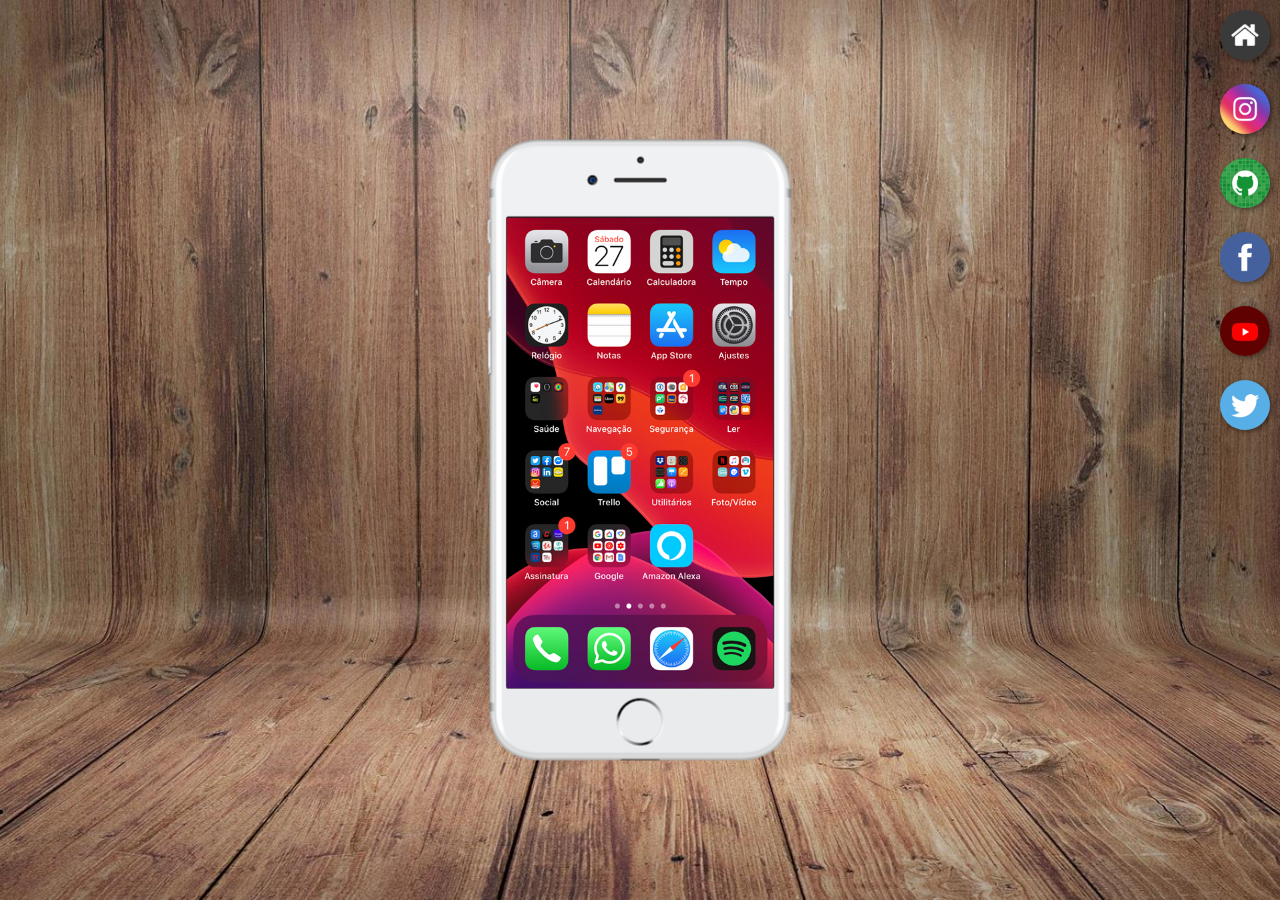
<file: index.html>
<!DOCTYPE html>
<html lang="pt-br">
<head>
    <meta charset="UTF-8">
    <meta name="viewport" content="width=device-width, initial-scale=1.0">
    <title>Project Floriano</title>
    <link rel="stylesheet" href="estilos/style.css">
</head>
<body>
    <main>
        <section id="telefone">
           <iframe src="home.html" name="tela" id="tela" frameborder="0"></iframe>
        </section>
        <section id="redes-sociais">
            <a href="home.html" target="tela"><img src="imagens/logo-home.jpg" alt="Home"></a><br>
            <a href="instagram.html" target="tela"><img src="imagens/logo-instagram.jpg" alt="Instagram"></a><br>
            <a href="github.html" target="tela"><img src="imagens/logo-github.jpg" alt="GitHub"></a><br>
            <a href="facebook.html" target="tela"><img src="imagens/logo-facebook.jpg" alt="Facebook"></a><br>
            <a href="youtube.html" target="tela"><img src="imagens/logo-youtube.jpg" alt="YouTube"></a><br>
            <a href="#" target="tela"><img src="imagens/logo-twitter.jpg" alt="Twitter"></a>

        </section>
    </main>
</body>
</html>
</file>
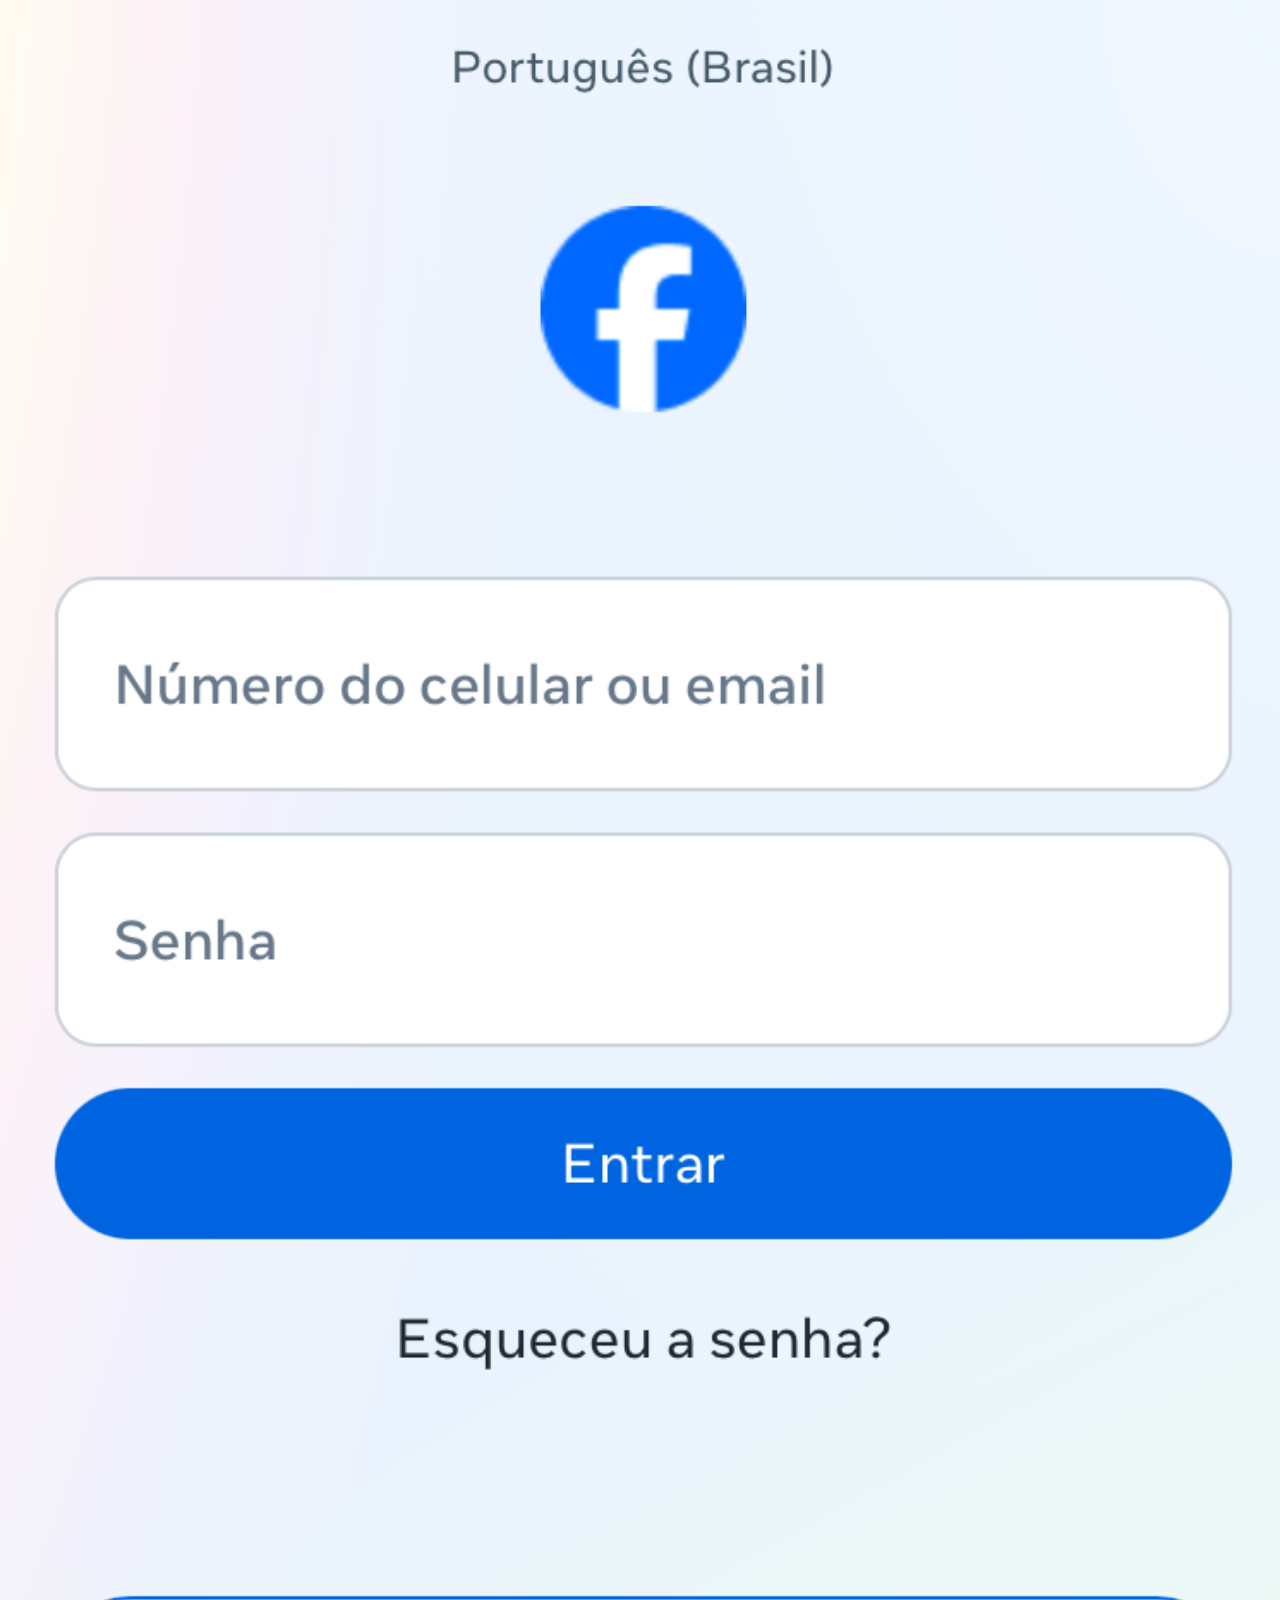
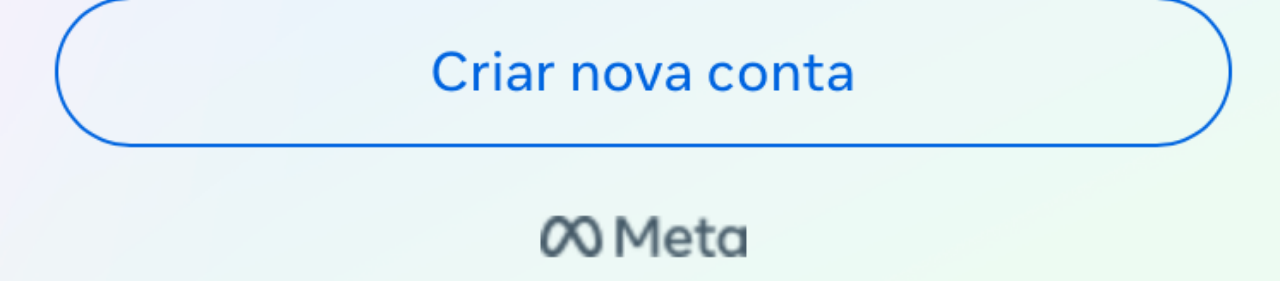
<file: facebook.html>
<!DOCTYPE html>
<html lang=pt-br>
<head>
    <meta charset="UTF-8">
    <meta name="viewport" content="width=device-width, initial-scale=1.0">
    <title>Facebook</title>
    <link rel="stylesheet" href="estilos/social.css">
</head>
<body>
    <img src="imagens/telafacebook.PNG" alt="Facebook">
</body>
</html>
</file>
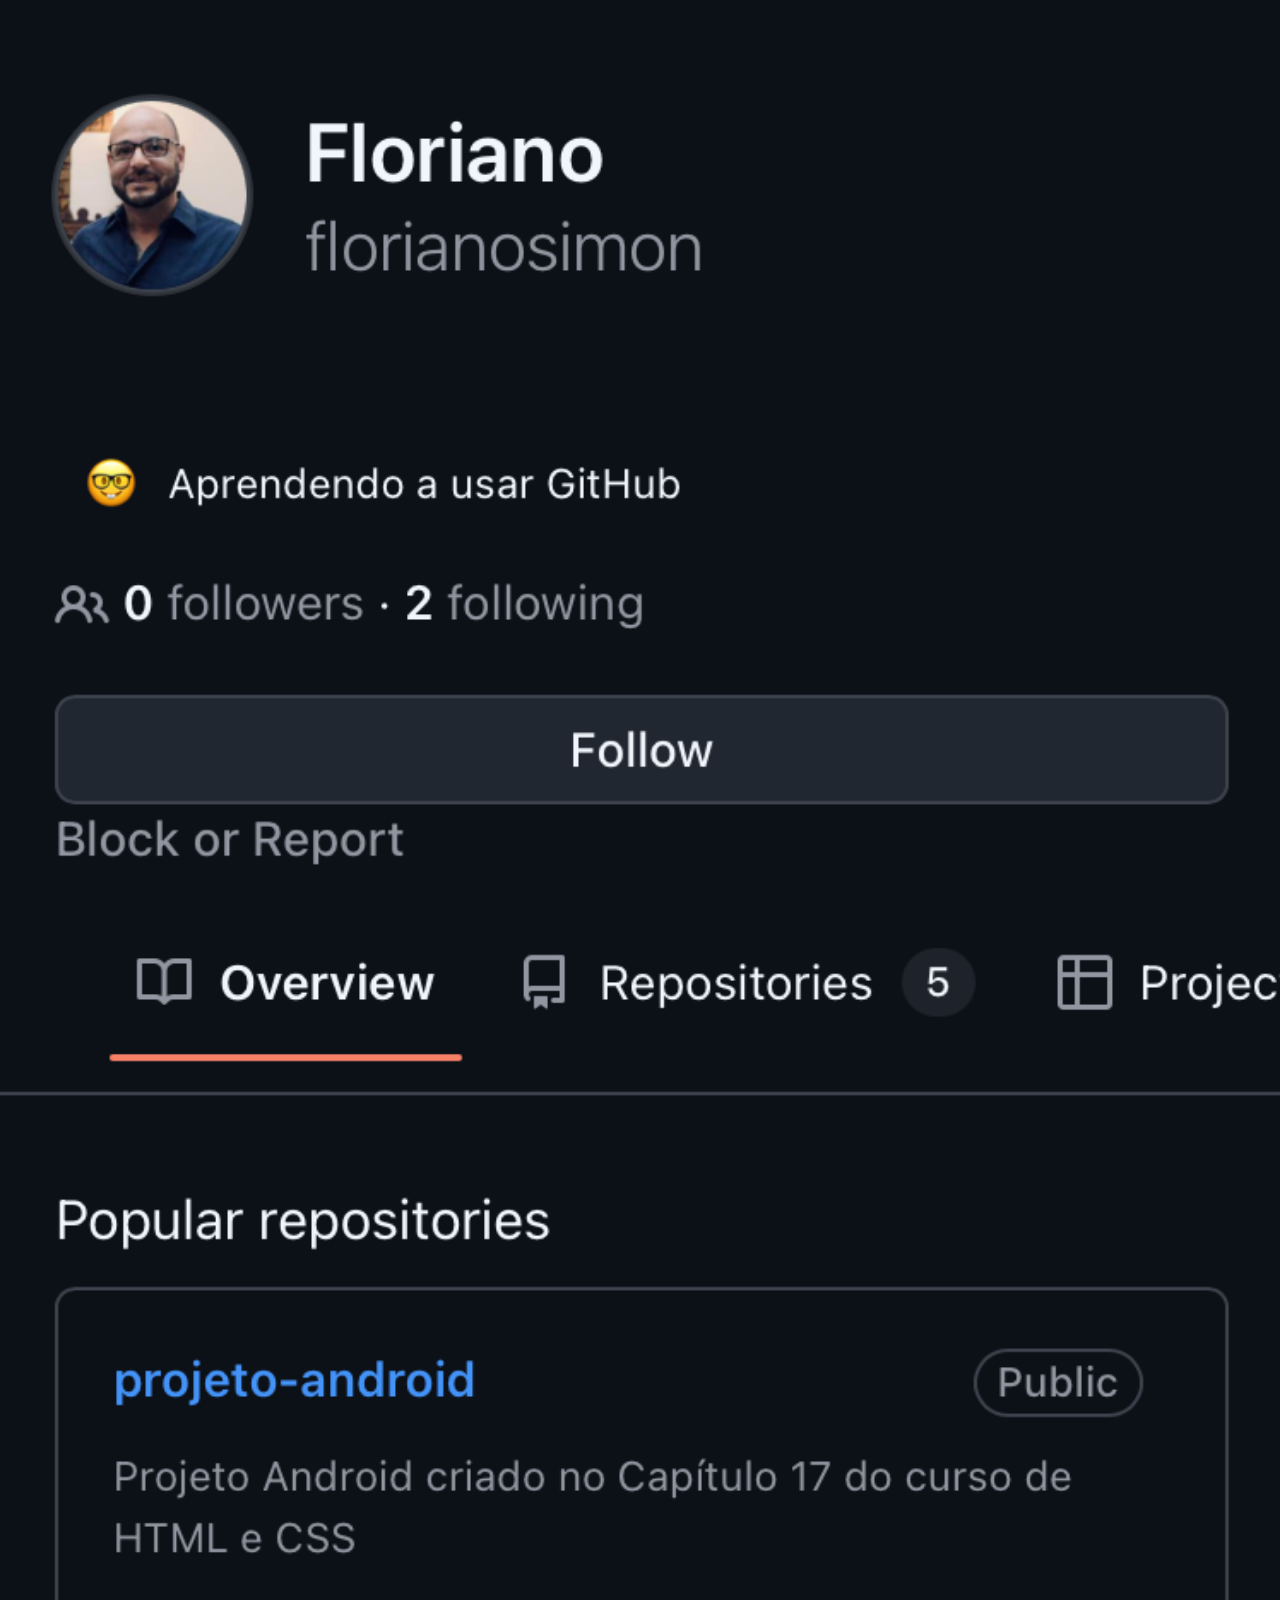
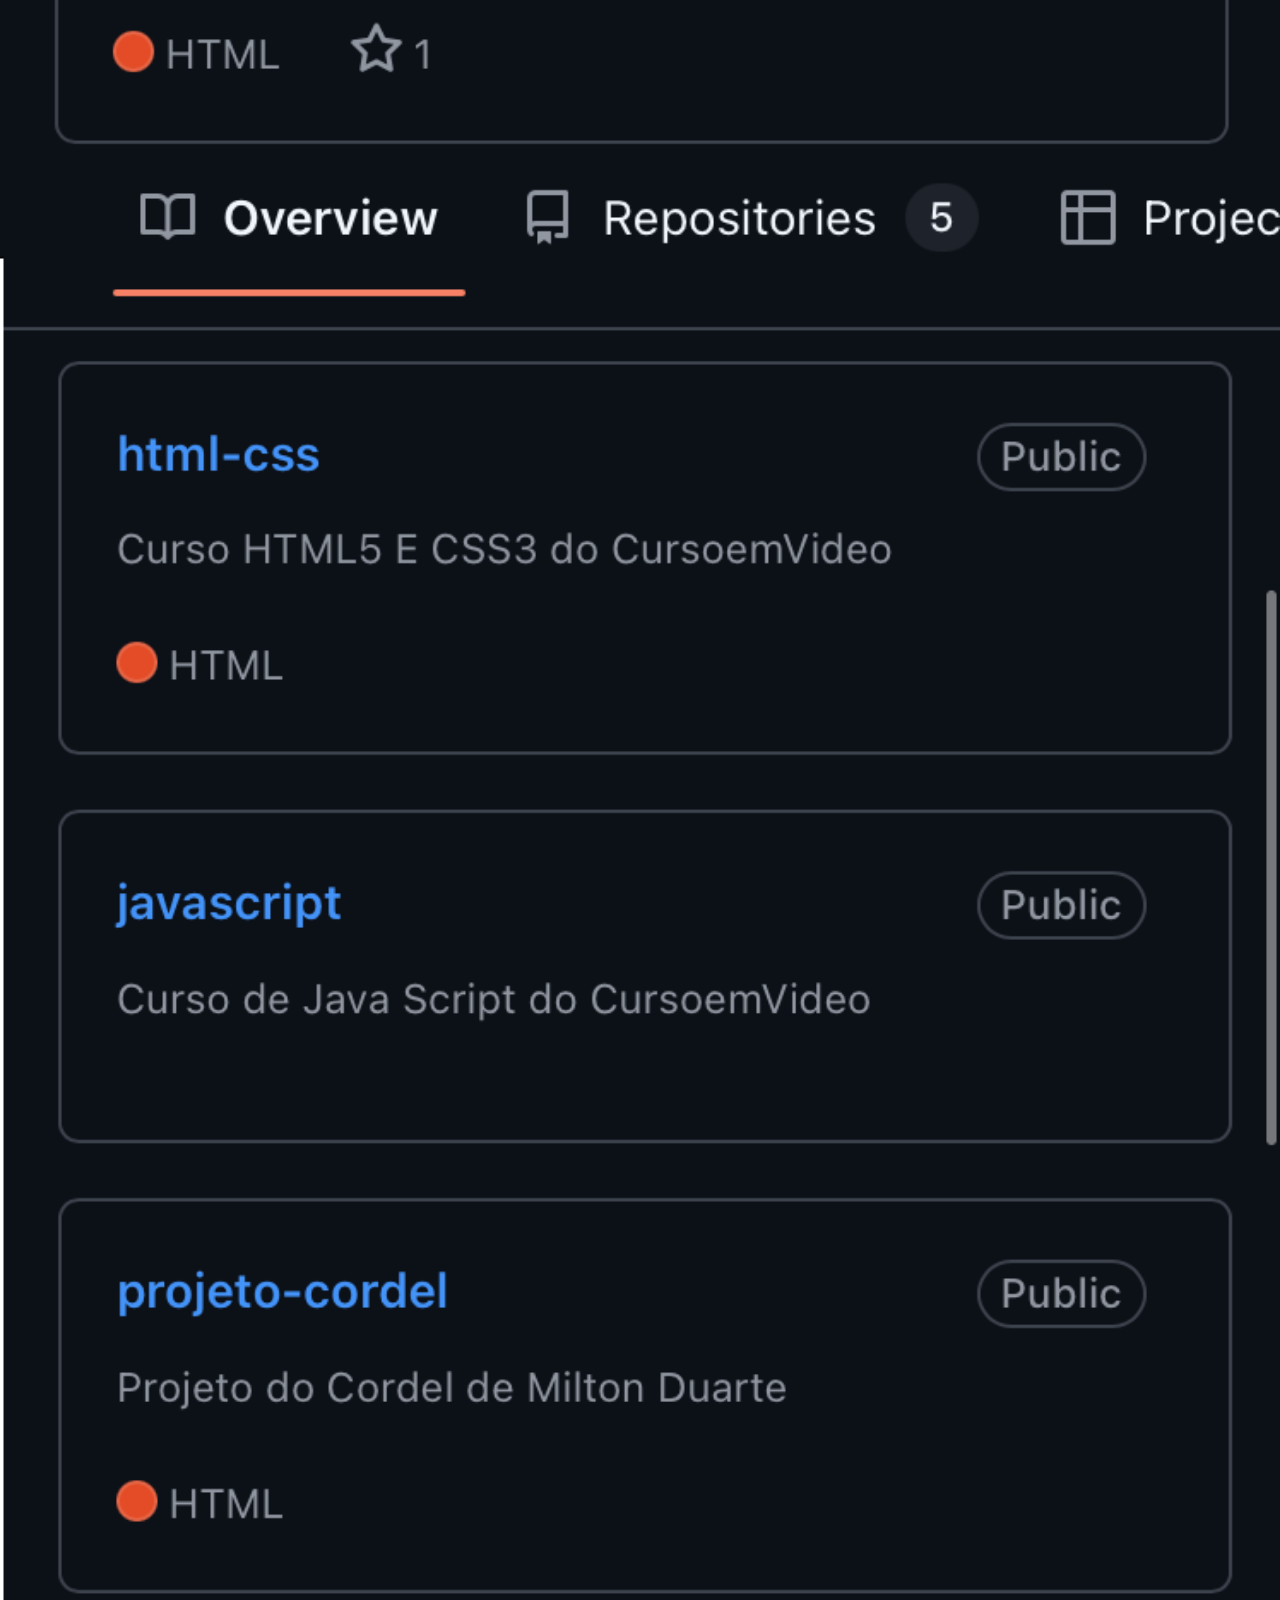
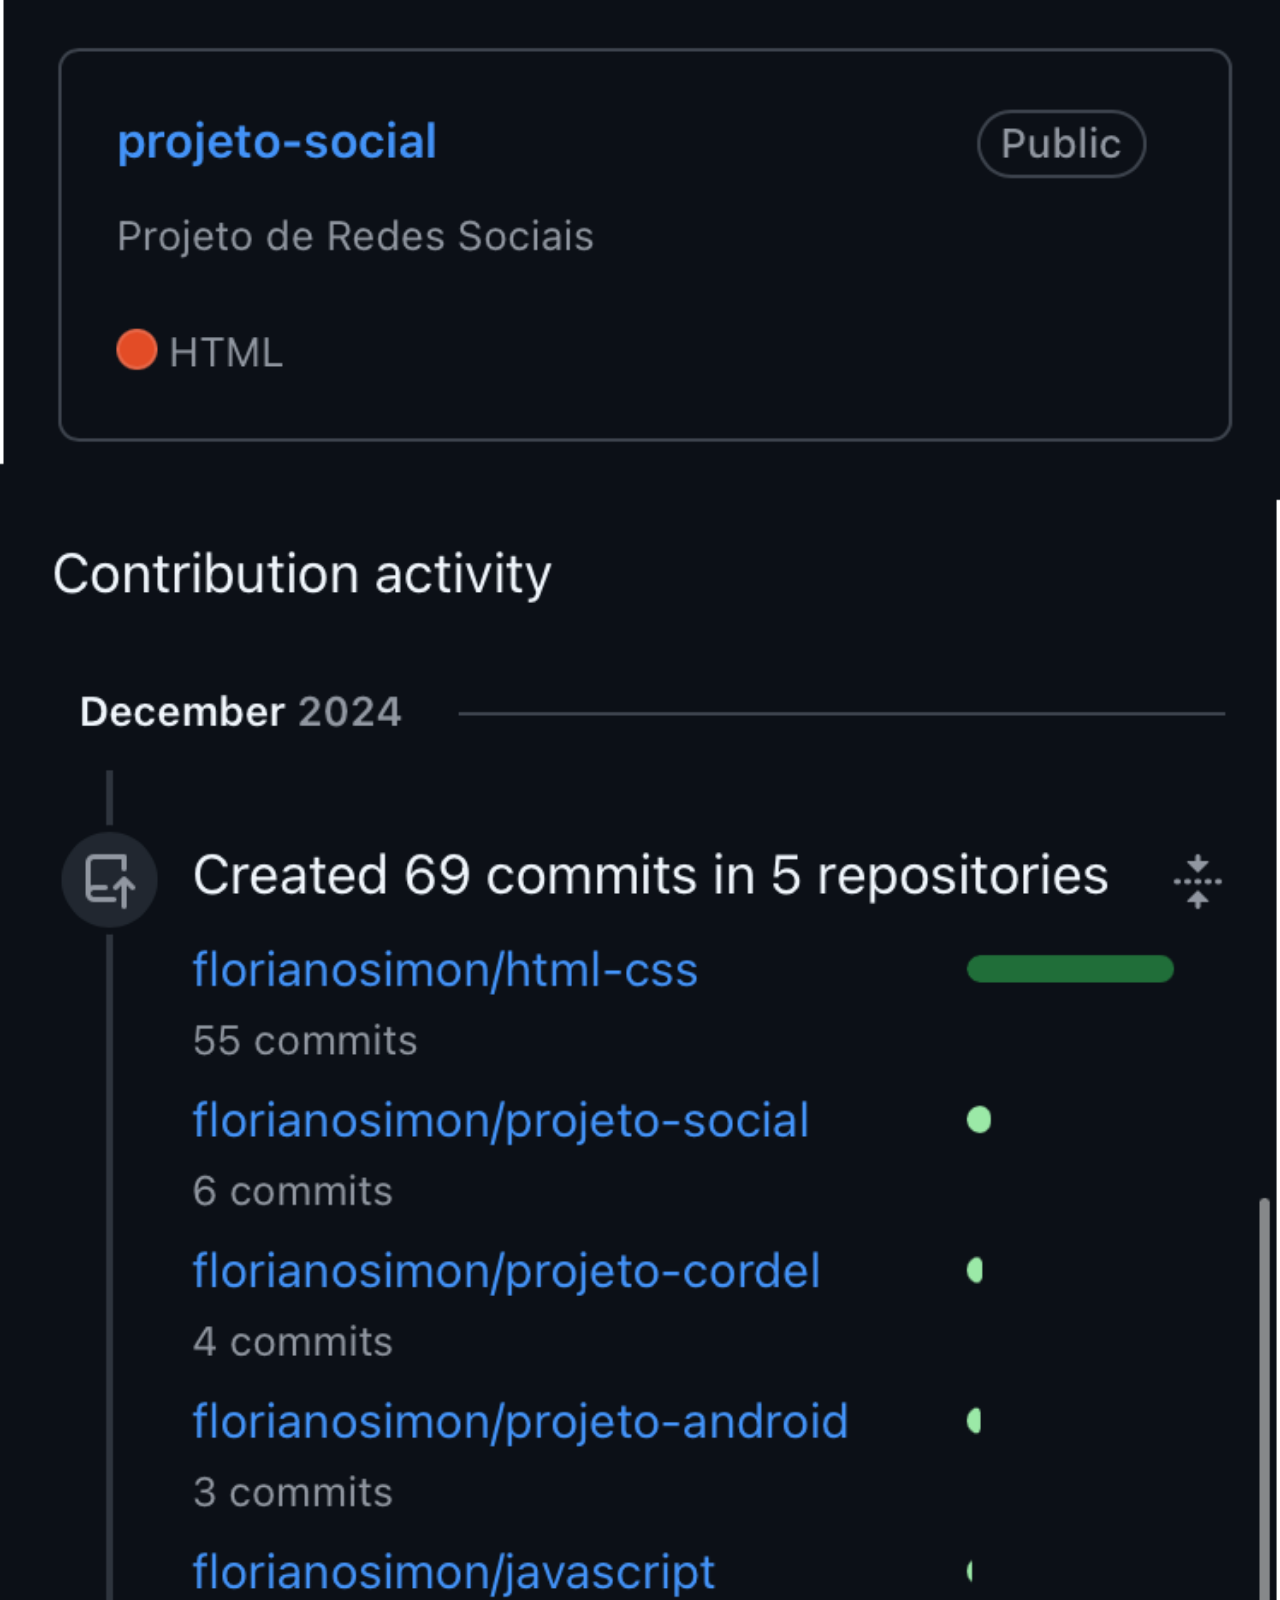
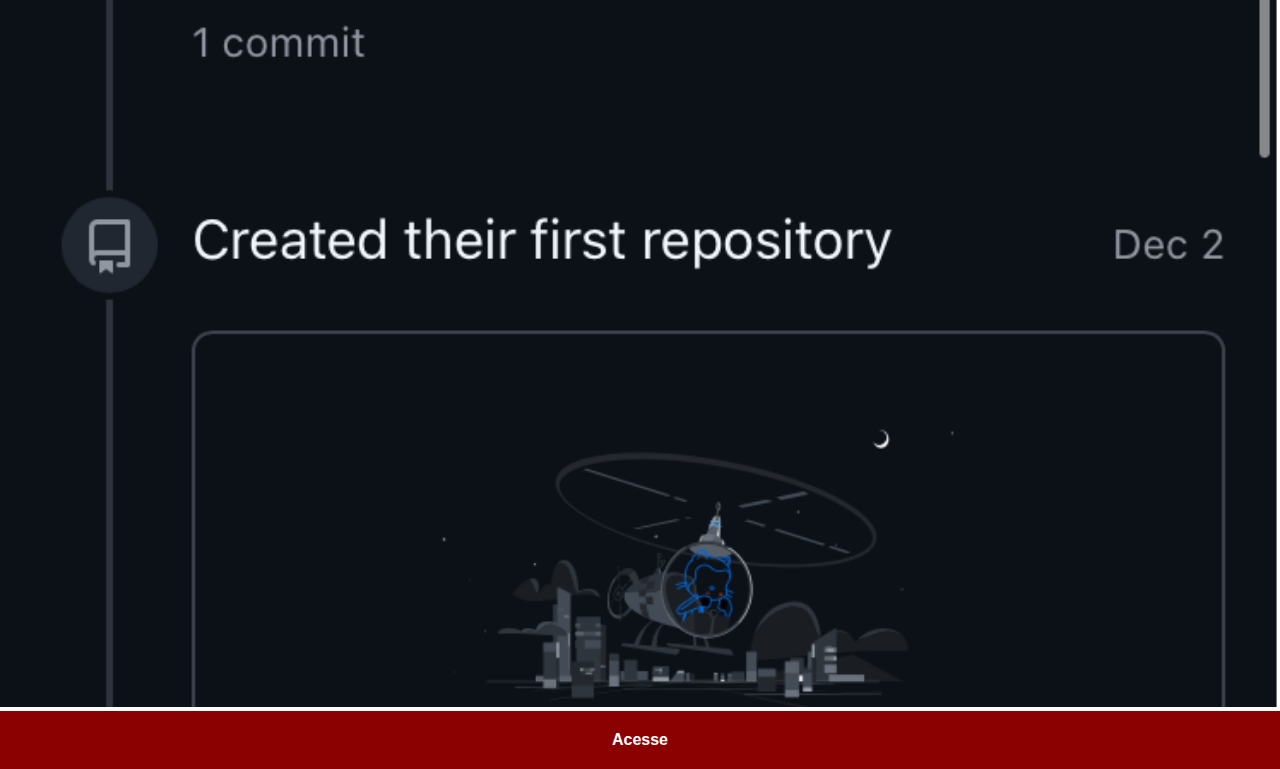
<file: github.html>
<!DOCTYPE html>
<html lang="pt-br">
<head>
    <meta charset="UTF-8">
    <meta name="viewport" content="width=device-width, initial-scale=1.0">
    <title>GitHub</title>
    <link rel="stylesheet" href="estilos/social.css">
</head>
<body>
    <img src="imagens/telagithub.PNG" alt="GitHub">
    <a href="https://github.com/florianosimon" target="_blank">Acesse</a>
</body>
</html>
</file>
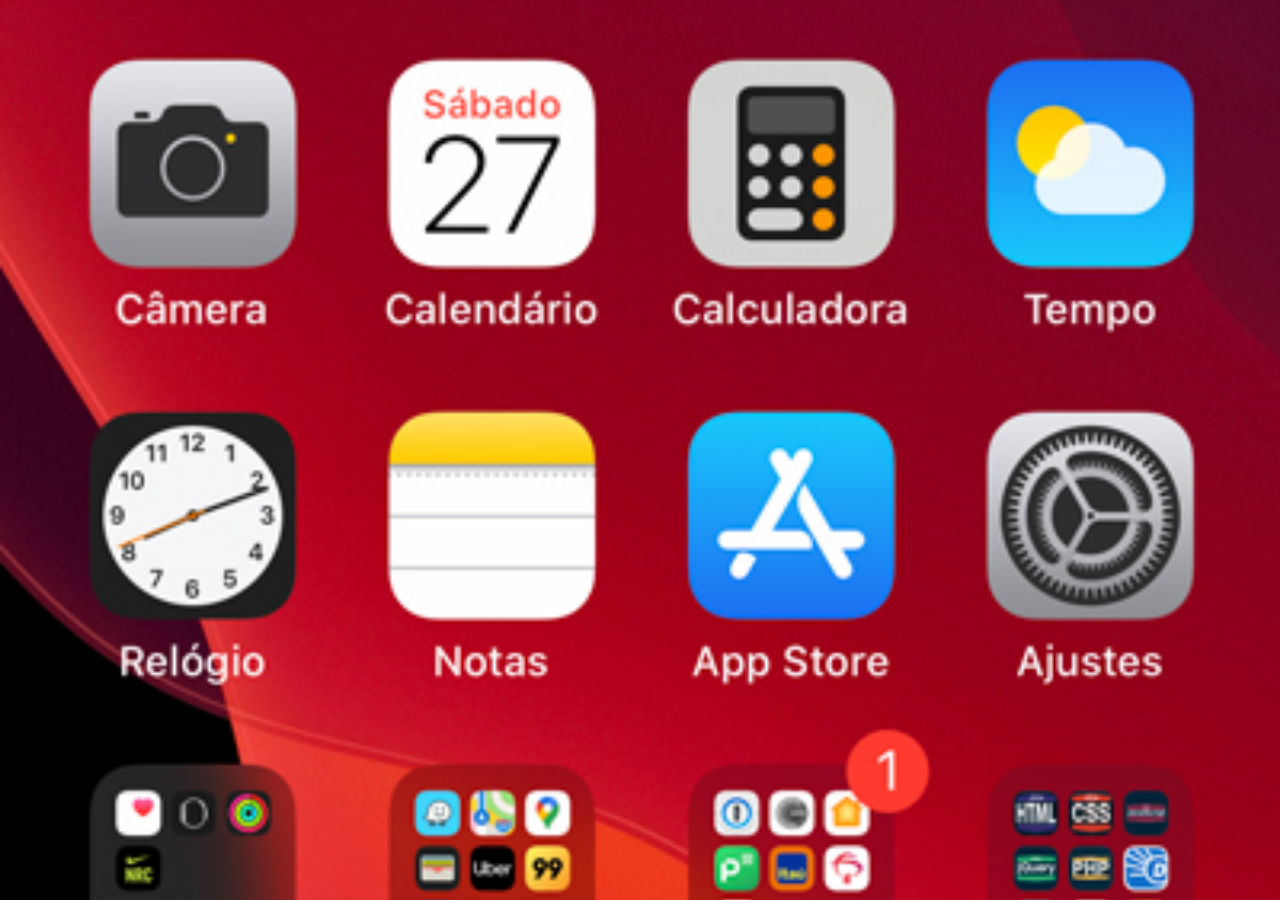
<file: home.html>
<!DOCTYPE html>
<html lang="pt-br">
<head>
    <meta charset="UTF-8">
    <meta name="viewport" content="width=device-width, initial-scale=1.0">
    <title>Home</title>
</head>
<style>
    * {
        padding: 0px;
        margin: 0px;
    }

    body {
        width: 100px;
        height: 100px;
        background: black url('imagens/tela-home.jpg') no-repeat top center;
        background-size: cover;

    }
</style>
<body>
    
</body>
</html>
</file>
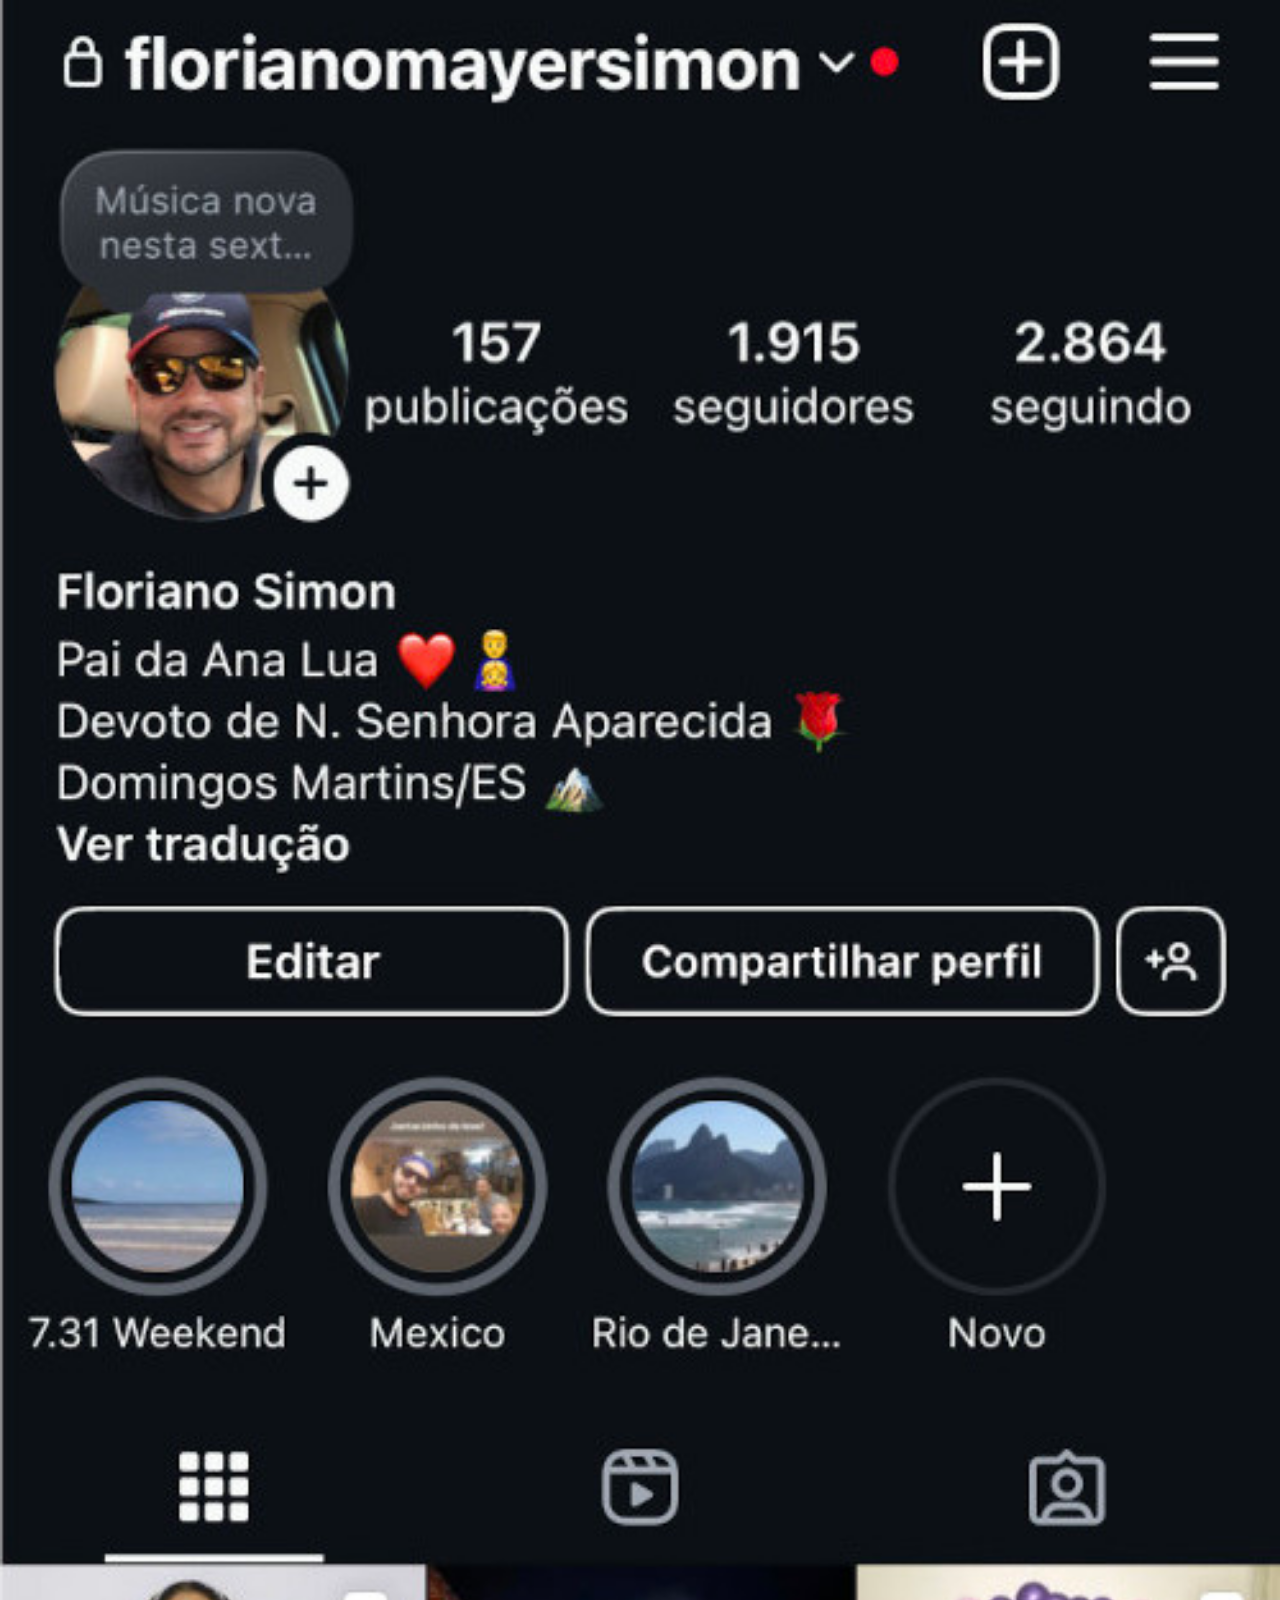
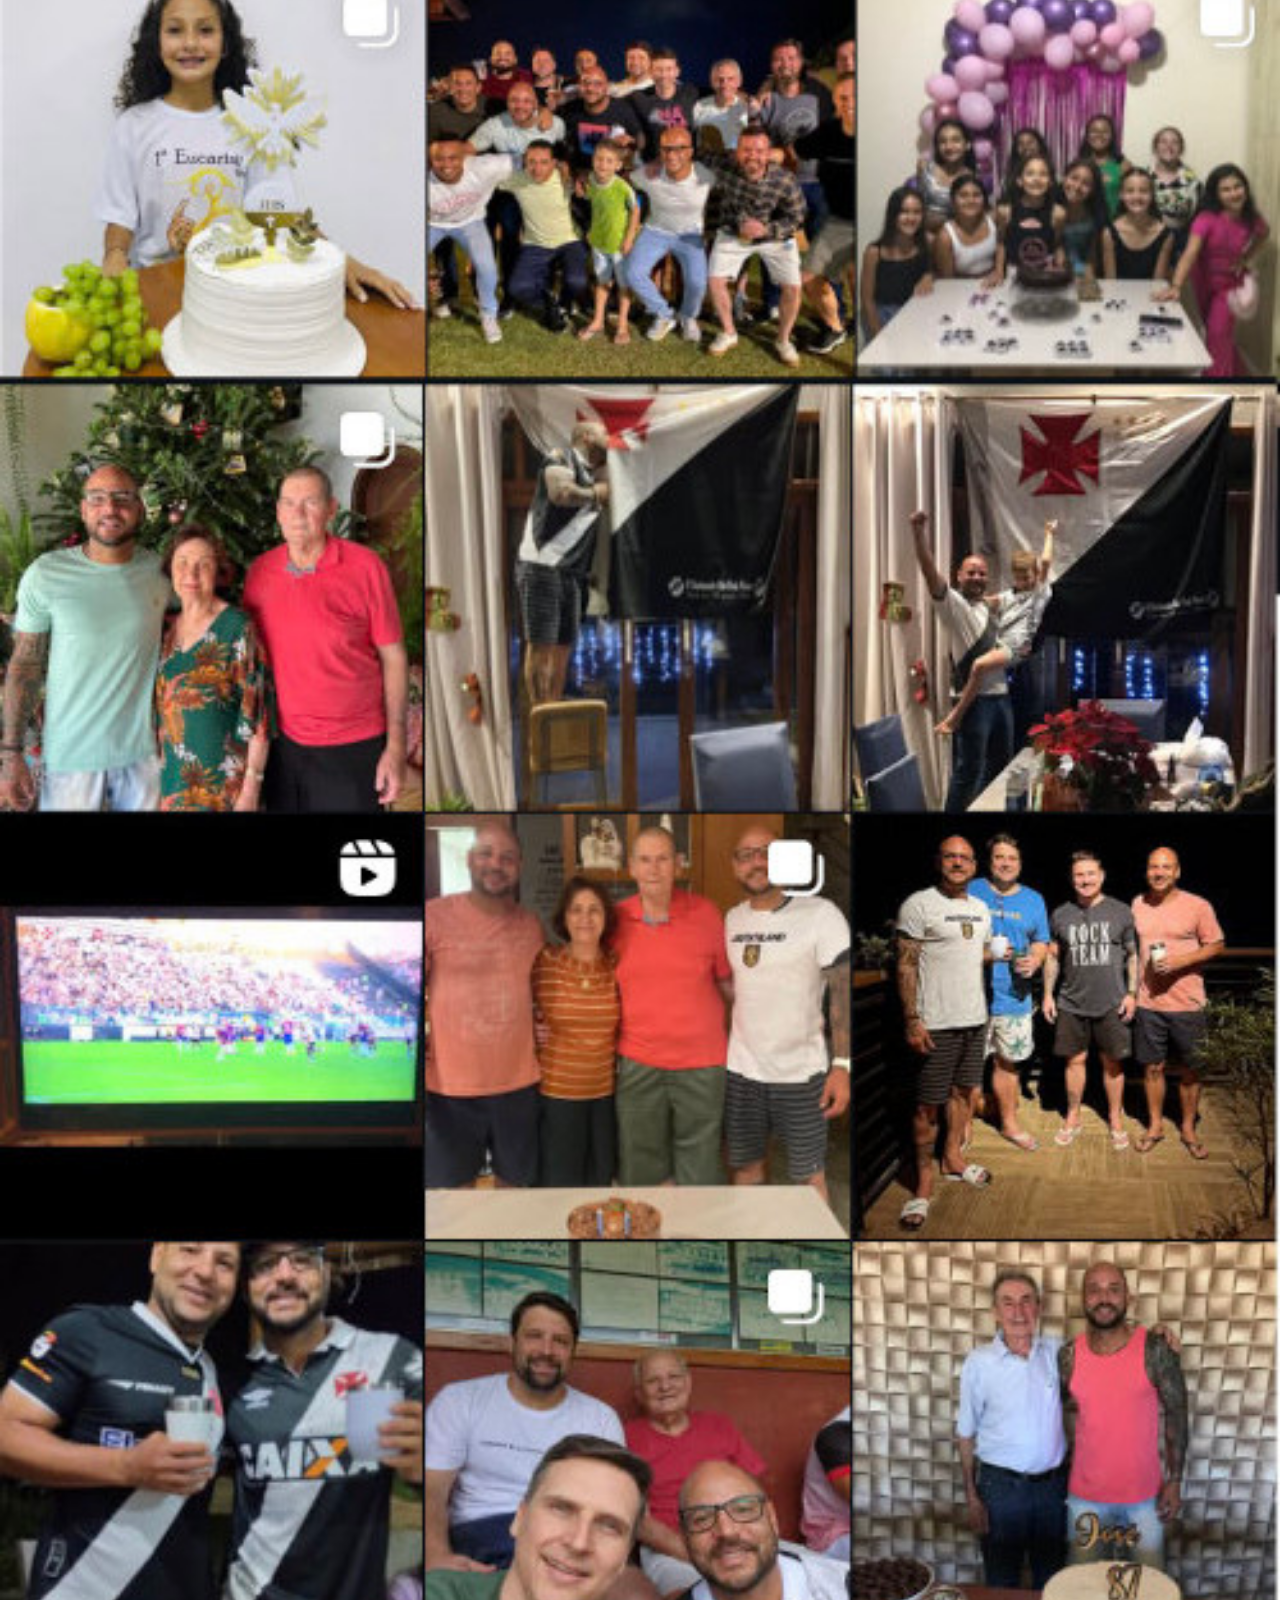
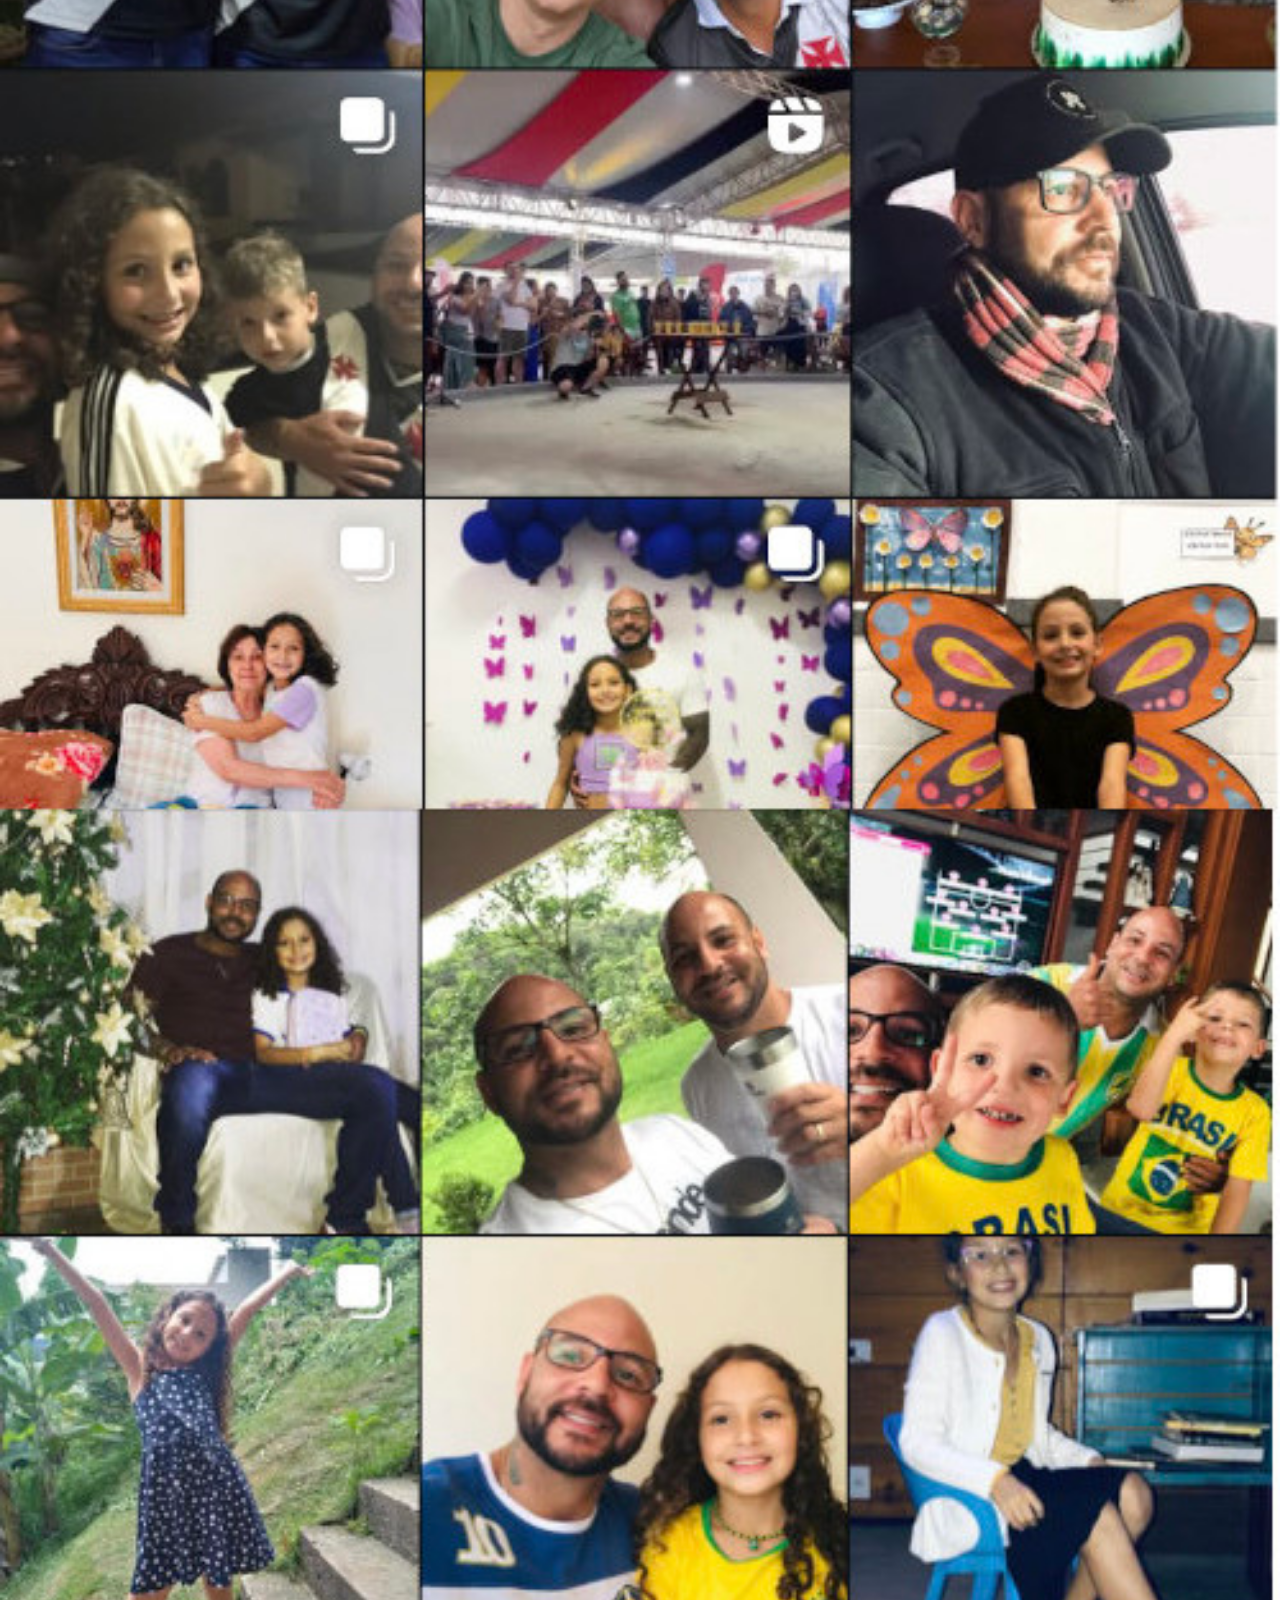
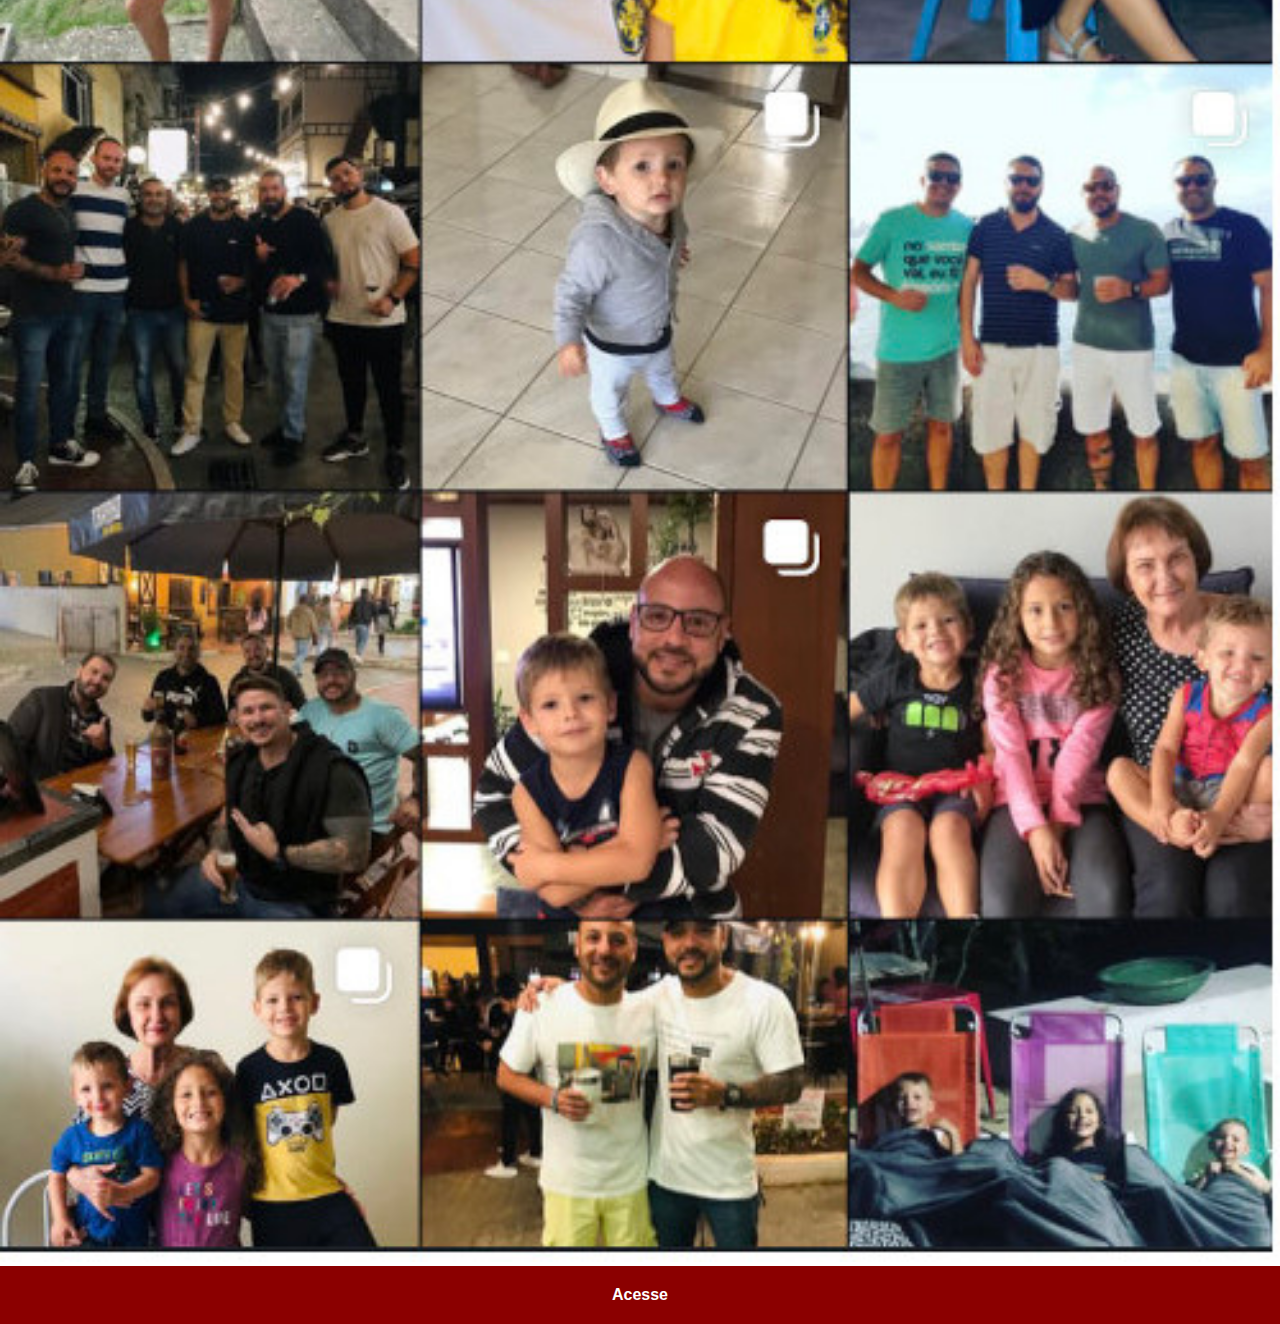
<file: instagram.html>
<!DOCTYPE html>
<html lang="pt-br">
<head>
    <meta charset="UTF-8">
    <meta name="viewport" content="width=device-width, initial-scale=1.0">
    <title>Instagram</title>
    <link rel="stylesheet" href="estilos/social.css">
</head>
<body>
    <img src="imagens/tela-instagram.jpg" alt="Instagram">
    <a href="https://www.instagram.com/florianomayersimon/" target="_blank">Acesse</a>


    
</body>
</html>
</file>
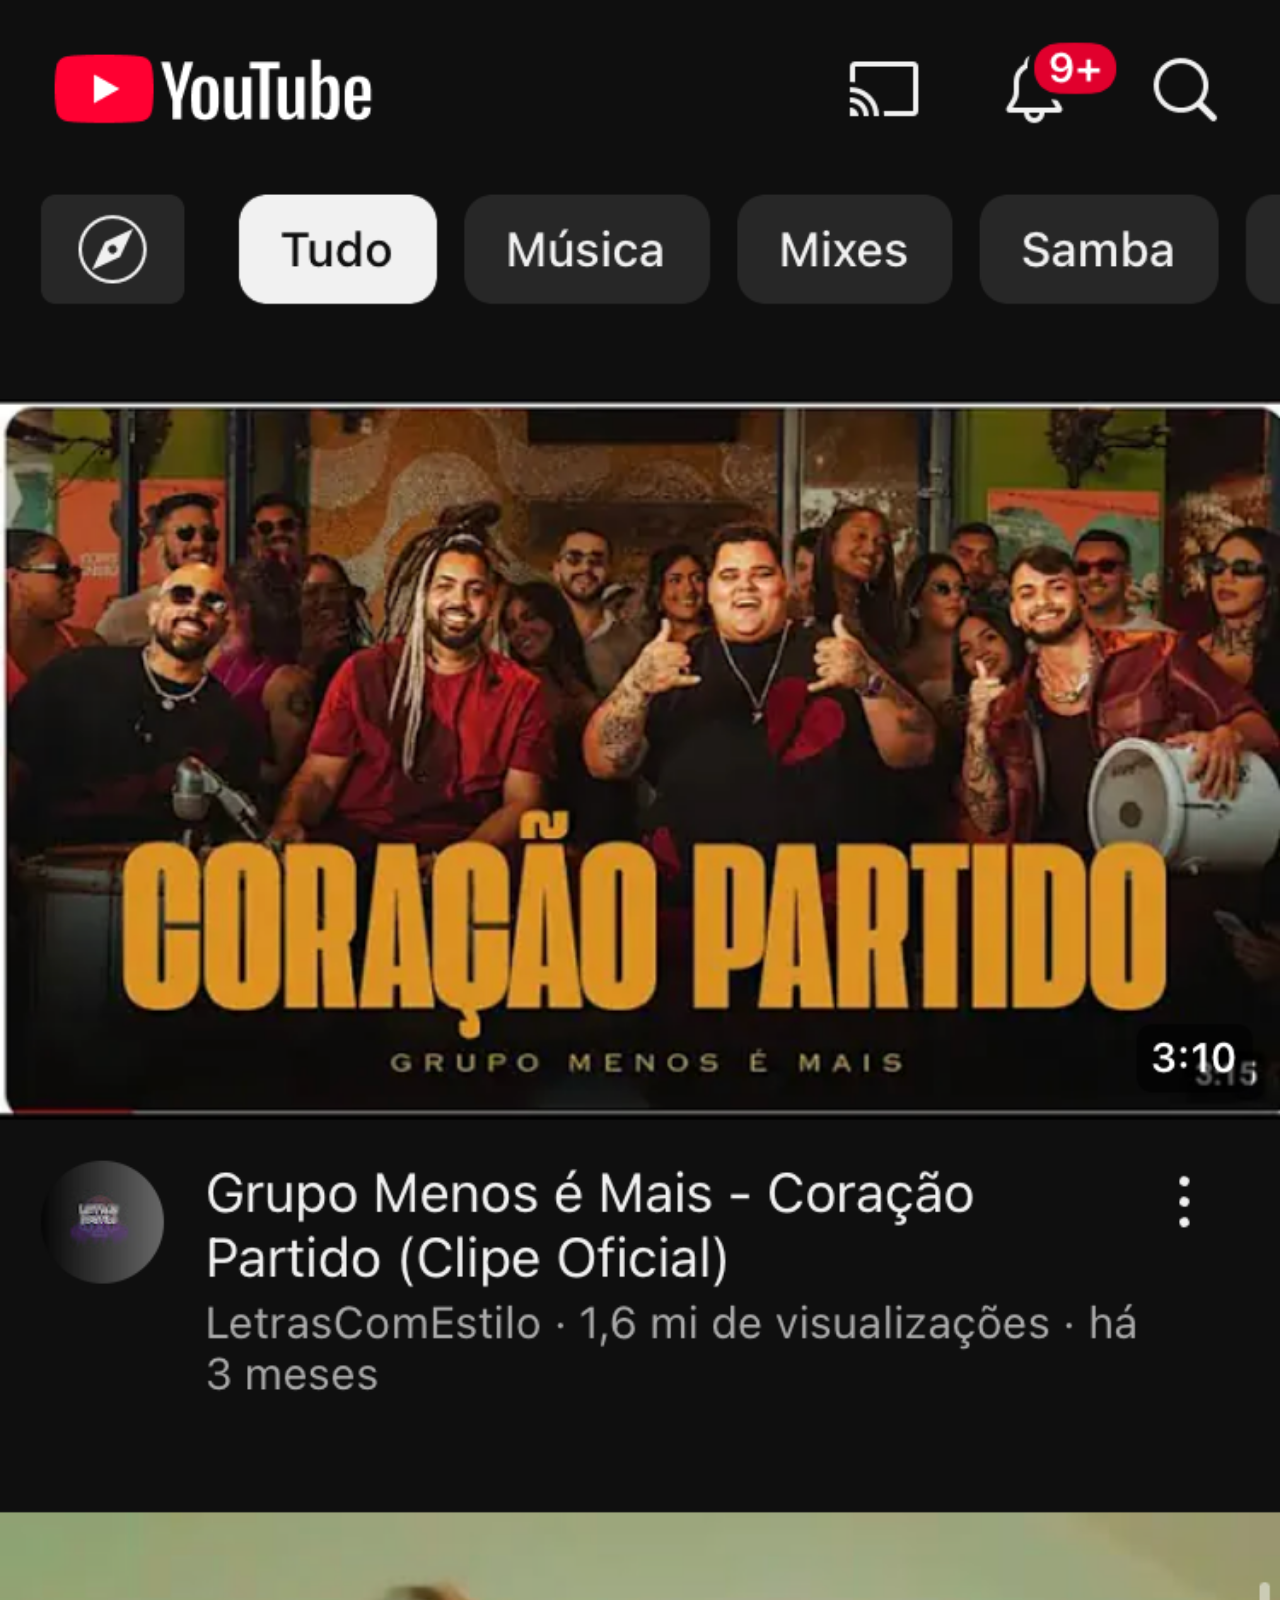
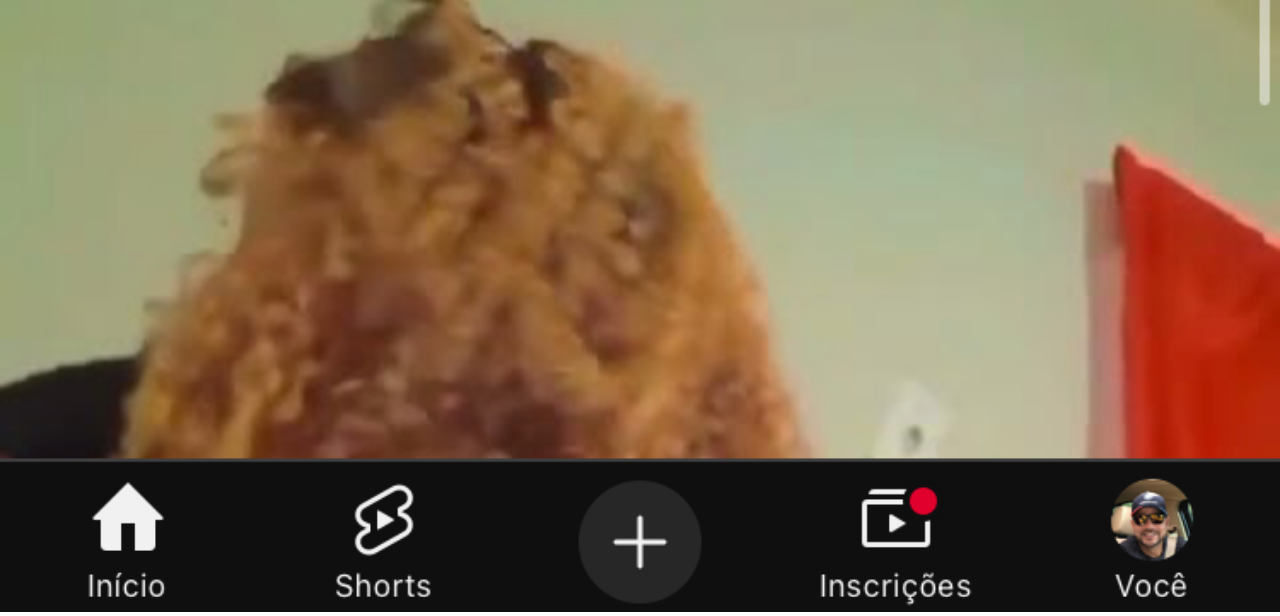
<file: youtube.html>
<!DOCTYPE html>
<html lang="pt-br">
<head>
    <meta charset="UTF-8">
    <meta name="viewport" content="width=device-width, initial-scale=1.0">
    <title>YouTube</title>
    <link rel="stylesheet" href="estilos/social.css">
</head>
<body>
    <img src="imagens/telayoutube.PNG" alt="YouTube">
    
    
</body>
</html>
</file>
<file: estilos/style.css>
@charset "UTF-8";

* {
    padding: 0px;
    margin: 0px;
    font-family: Arial, Helvetica, sans-serif;
}

html, body {
    height: 100vh;
    width: 100vw;
    background-color: black;
}

body {
    background: url('../imagens/fundomadeiraescura.jpg') no-repeat top center;
    background-size: cover;
    background-attachment: fixed;
}

main {
    position: relative;
    height: 100vh;
}

section#telefone {
    position: absolute;
    top: 50%;
    left: 50%;
    transform: translate(-50%, -50%);

    height: 627px;
    width: 311px;
    background: url('../imagens/frame-iphone.png') no-repeat;
}

iframe#tela {
    position: relative;
    top: 81px;
    left: 22px;
    width: 267px;
    height: 471px;
}

section#redes-sociais {
    text-align: right;
}

section#redes-sociais img {
    width: 50px;
    margin: 10px;
    border-radius: 50%;
    box-shadow: 2px 2px 5px rgba(0, 0, 0, 0.426);
    box-sizing: border-box;
}

section#redes-sociais img:hover {
    border: 2px solid rgba(255, 255, 255, 0.468);
    transform: translate(-2px, -2px);
    box-shadow: 5px 5px 10px rgba(0, 0, 0, 0.629);
    transition: transform .3s, border .5s;
}
</file>
<file: estilos/social.css>
@charset "UTF-8";

* {
    margin: 0px;
    padding: 0px;
    font-family: Arial, Helvetica, sans-serif;
}

::-webkit-scrollbar {
    width: 0px;
    height: 0px;
}

img {
    width: 100vw;
}

a {
    display: block;
    background-color: darkred;
    color: white;
    padding: 20px;
    text-align: center;
    font-weight: bolder;
    text-decoration: none;
}

a:hover {
    background-color: red;
}
</file>
